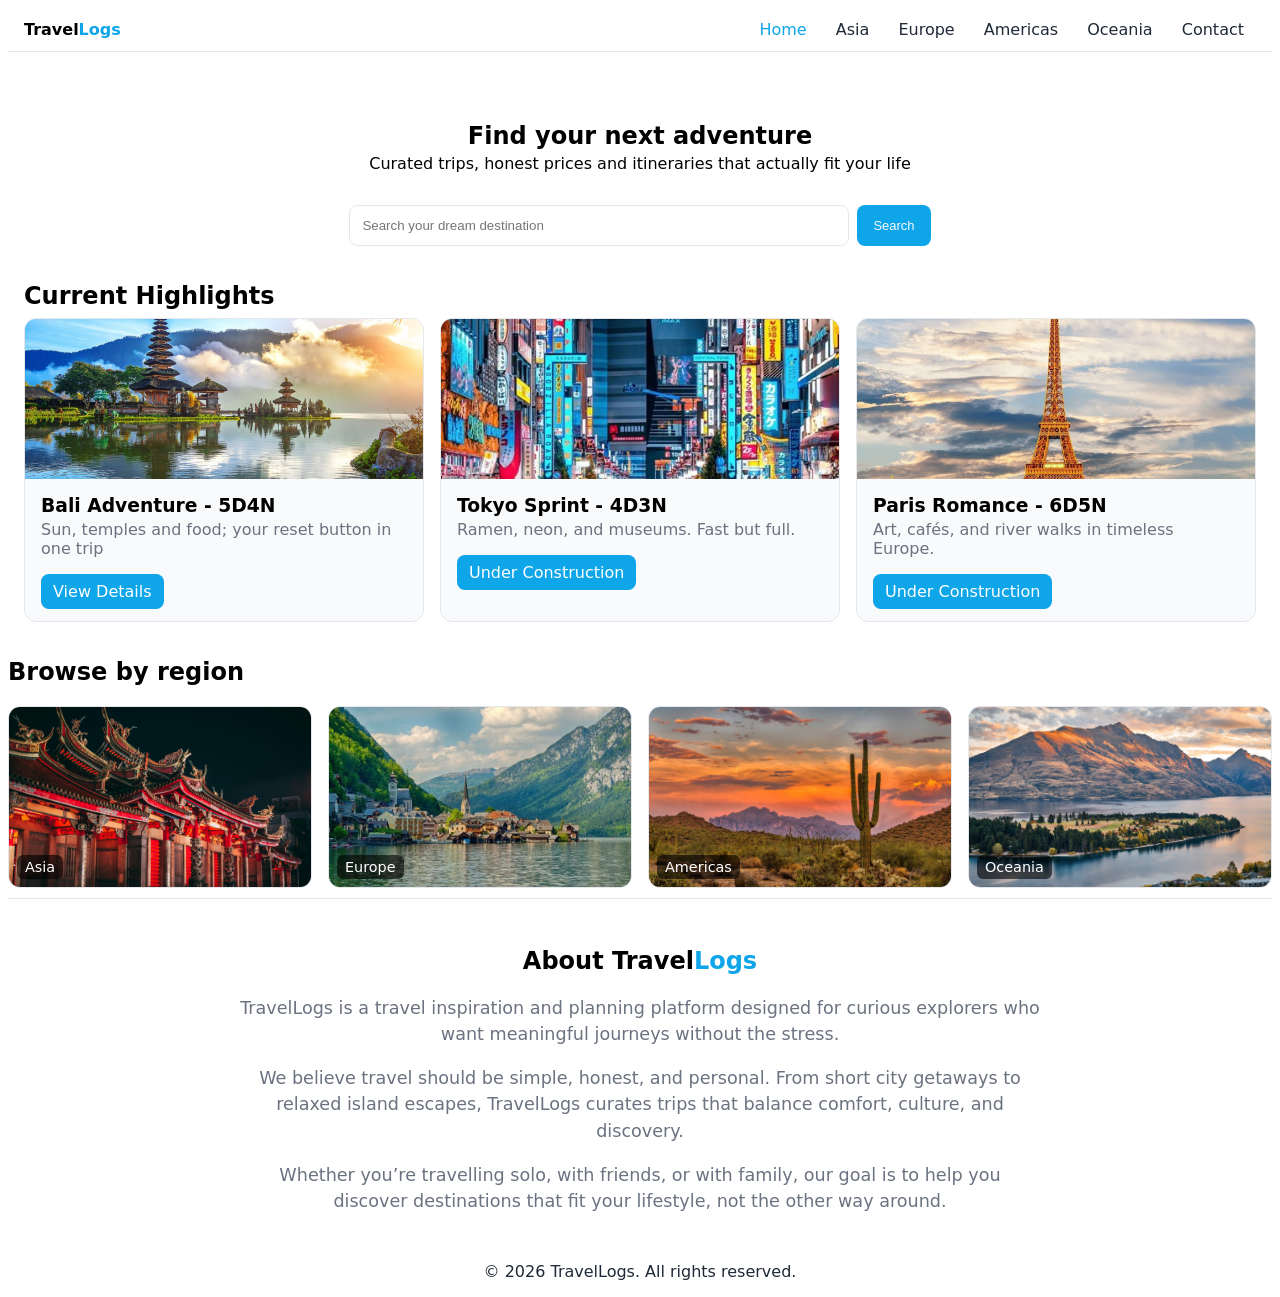
<file: index.html>
<!--Images sourced from google
Bali: https://share.google/7sDaRofQbTcDvUB0f
Tokyo: https://share.google/images/oWzTKse5boatBxe5Z
Paris: https://share.google/images/3pT6cyTwQ7qlGIFRY
Asia: https://share.google/images/duz5uiwWnOTy3YukC
Europe: https://share.google/images/ib0ZPGh8HkMdXy4i7
Americas: https://share.google/images/sVguTf4tgbwmRS70z
Oceania: https://share.google/images/x54vyZ4elfkLX1R2d -->

<!DOCTYPE html>
<html>
  <head>
    <meta charset="UTF-8">
    <meta name="viewport" content="width=device-width, initial-scale=1">
    <title>Travel Website</title>
    <link rel="stylesheet" href="css/style.css">
  </head>
  <body>

    <header>
      <div><strong>Travel<span style="color: #0ea5e9;">Logs</span></strong></div>
      <nav>
        <a href="index.html" class="active">Home</a>
        <a href="html/asia.html">Asia</a>
        <a href="html/under-construction.html">Europe</a>
        <a href="html/under-construction.html">Americas</a>
        <a href="html/under-construction.html">Oceania</a>
        <a href="html/contact.html">Contact</a>
      </nav>
    </header>

    <section id="hero">
      <div>
        <h1>Find your next adventure</h1>
        <p>Curated trips, honest prices and itineraries that actually fit your life</p>
        <div>
          <form action="html/under-construction.html" method="get">
          <input id="search" type="text" placeholder="Search your dream destination" />
          <button type="submit">Search</button>
        </form>
        </div>
      </div>
    </section>

    <section id="promos">
      <h2>Current Highlights</h2>
      <div>
        <article class="card">
          <img src="images/bali.jpg" alt="The Best of Bali">
          <div class="card-body">
            <h3>Bali Adventure - 5D4N</h3>
            <p>Sun, temples and food; your reset button in one trip</p>
            <a class="card-button" href="html/bali.html">View Details</a>
          </div>
        </article>
        <article class="card">
          <img src="images/tokyo.jpg" alt="The Best of Tokyo">
          <div class="card-body">
            <h3>Tokyo Sprint - 4D3N</h3>
            <p>Ramen, neon, and museums. Fast but full.</p>
            <a class="card-button" href="html/under-construction.html">Under Construction</a>
          </div>
        </article>
        <article class="card">
          <img src="images/paris.jpg" alt="The Best of Paris">
          <div class="card-body">
            <h3>Paris Romance - 6D5N</h3>
            <p>Art, cafés, and river walks in timeless Europe.</p>
            <a class="card-button" href="html/under-construction.html">Under Construction</a>
          </div>
        </article>        
      </div>
    </section>

    <section id="categories">
    <h2>Browse by region</h2>
    <div>
      <a href="html/asia.html">
        <img src="images/asia.jpg" alt="Asia collage" >
        <span>Asia</span> <!--Overlay label on the image-->
      </a>
      <a href="html/under-construction.html">
        <img src="images/europe.jpg" alt="Europe collage" >
        <span>Europe</span>
      </a>
      <a href="html/under-construction.html">
        <img src="images/americas.jpg" alt="Americas collage" >
        <span>Americas</span>
      </a>
      <a href="html/under-construction.html">
        <img src="images/oceania.jpg" alt="Oceania collage" >
        <span>Oceania</span>
      </a>
    </div>
  </section>

  <section id="about">
    <h2>About Travel<span style="color: #0ea5e9;">Logs</span></h2>
    <p>
    TravelLogs is a travel inspiration and planning platform designed for
    curious explorers who want meaningful journeys without the stress.
    </p>

    <p>
    We believe travel should be simple, honest, and personal. From short city
    getaways to relaxed island escapes, TravelLogs curates trips that balance
    comfort, culture, and discovery.
    </p>

    <p>
    Whether you’re travelling solo, with friends, or with family, our goal is
    to help you discover destinations that fit your lifestyle, not the other
    way around.
    </p>
  </section>

  <footer>
    <p>&copy; 2026 TravelLogs. All rights reserved.</p>
  </footer>
  </body>
</html>
</file>
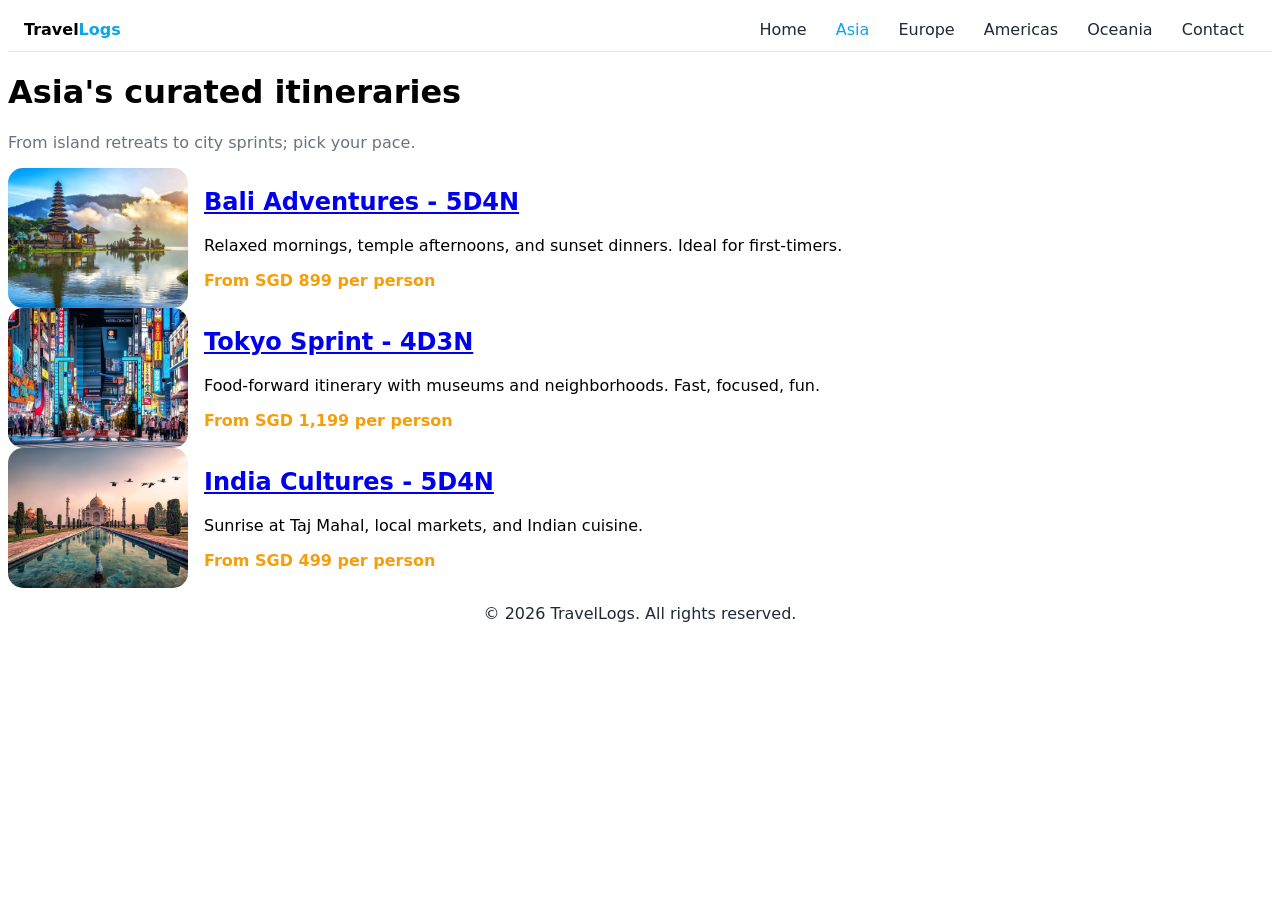
<file: html/asia.html>
<!--Images sourced from google
Bali: https://share.google/7sDaRofQbTcDvUB0f
Tokyo: https://share.google/images/oWzTKse5boatBxe5Z 
India: https://share.google/images/COGAXPNRhYt1SIwFv-->

<!DOCTYPE html>
<html>
  <head>
    <meta charset="UTF-8">
    <meta name="viewport" content="width=device-width, initial-scale=1">
    <title>Travel Website</title>
    <link rel="stylesheet" href="../css/style.css">
  </head>
  <body>

    <header>
      <div><strong>Travel<span style="color: #0ea5e9;">Logs</span></strong></div>
      <nav>
        <a href="../index.html">Home</a>
        <a href="asia.html" class="active">Asia</a>
        <a href="under-construction.html">Europe</a>
        <a href="under-construction.html">Americas</a>
        <a href="under-construction.html">Oceania</a>
        <a href="contact.html">Contact</a>
      </nav>
    </header>

    <main id="asiaMain">
      <h1>Asia's curated itineraries</h1>
      <p>From island retreats to city sprints; pick your pace.</p>
      <div>
        <article>
          <img src="../images/bali.jpg" alt="Bali">
          <div>
            <h2><a href="bali.html">Bali Adventures - 5D4N</a></h2>
            <p>Relaxed mornings, temple afternoons, and sunset dinners. Ideal for first-timers.</p>
            <p class="yellow">From SGD 899 per person</p>
          </div>
        </article>

        <article>
          <img src="../images/tokyo.jpg" alt="Tokyo">
          <div>
            <h2><a href="under-construction.html">Tokyo Sprint - 4D3N</a></h2>
            <p>Food-forward itinerary with museums and neighborhoods. Fast, focused, fun.</p>
            <p class="yellow">From SGD 1,199 per person</p>
          </div>
        </article>

        <article>
          <img src="../images/india.jpg" alt="India">
          <div>
            <h2><a href="under-construction.html">India Cultures - 5D4N</a></h2>
            <p>Sunrise at Taj Mahal, local markets, and Indian cuisine.</p>
            <p class="yellow">From SGD 499 per person</p>
          </div>
        </article>
      </div>
    </main>

  <footer>
    <p>&copy; 2026 TravelLogs. All rights reserved.</p>
  </footer>
</body>
</html>
</file>
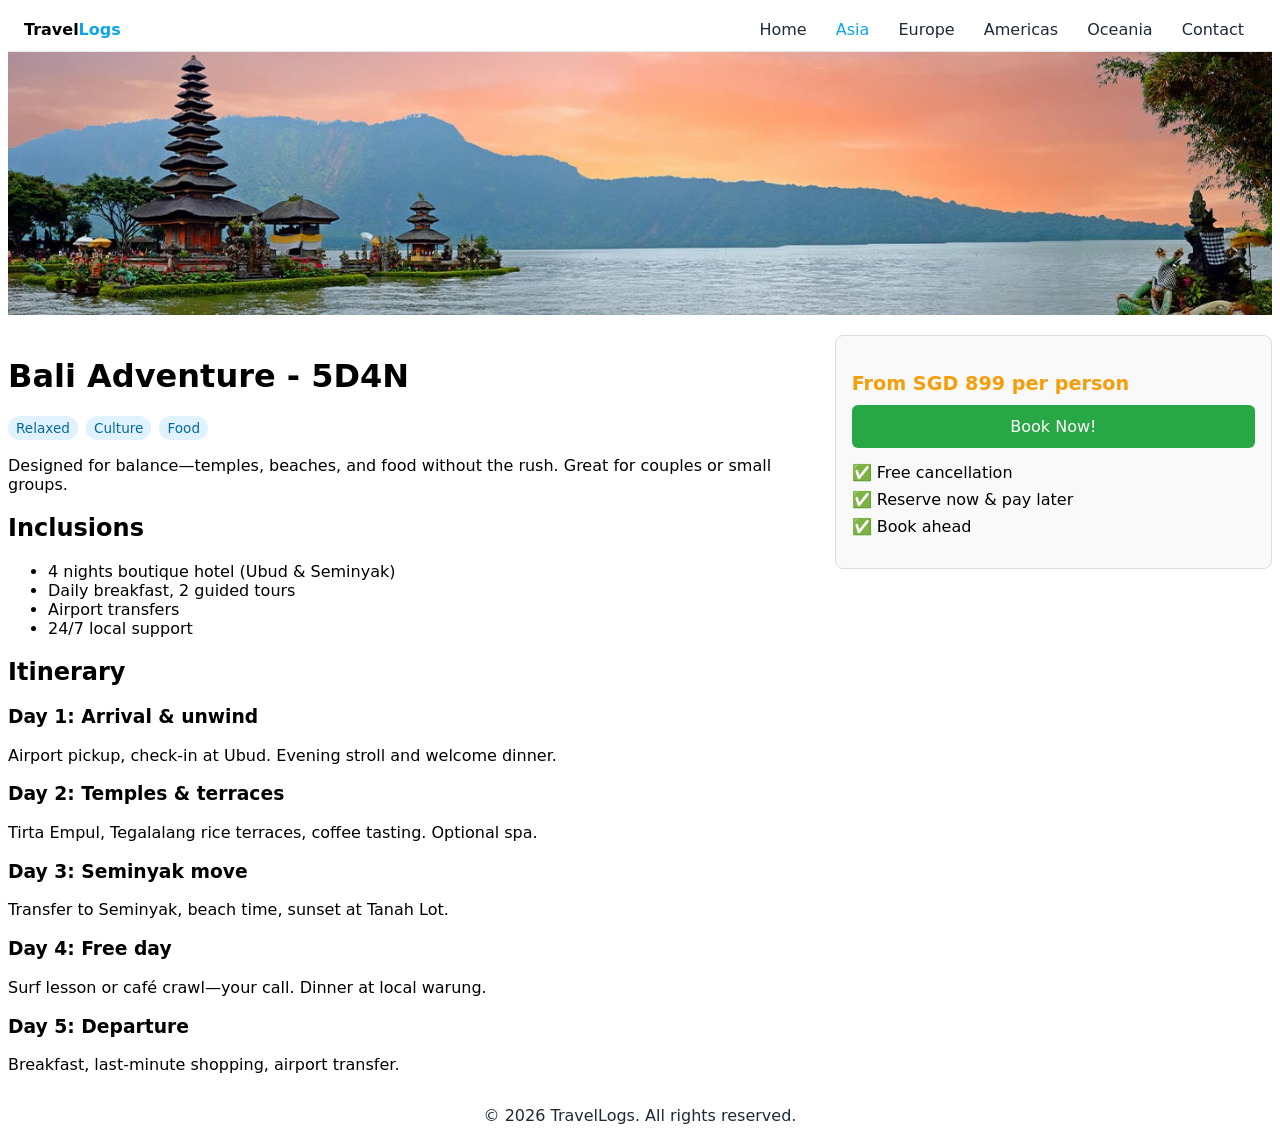
<file: html/bali.html>
<!--Images sourced from Google
Bali-Header: https://share.google/images/MHOiJUwTuijCgGOtU-->

<!DOCTYPE html>
<html>
  <head>
    <meta charset="UTF-8">
    <meta name="viewport" content="width=device-width, initial-scale=1">
    <title>Travel Website</title>
    <link rel="stylesheet" href="../css/style.css">
  </head>
  <body>

    <header>
      <div><strong>Travel<span style="color: #0ea5e9;">Logs</span></strong></div>
      <nav>
        <a href="../index.html">Home</a>
        <a href="asia.html" class="active">Asia</a>
        <a href="under-construction.html">Europe</a>
        <a href="under-construction.html">Americas</a>
        <a href="under-construction.html">Oceania</a>
        <a href="contact.html">Contact</a>
      </nav>
    </header>

    <main id="mainBali">
    <img src="../images/bali-header.jpg" alt="bali header">

  <!-- Flex container -->
    <div class="content-wrapper">
    <!-- Left column -->
      <div class="main-content">
        <h1>Bali Adventure - 5D4N</h1>
      <!-- <p class="yellow">From SGD 899 per person</p> -->
        <ul class="tags">
          <li>Relaxed</li>
          <li>Culture</li>
          <li>Food</li>
        </ul>
        <p>Designed for balance—temples, beaches, and food without the rush. Great for couples or small groups.</p>

        <h2>Inclusions</h2>
        <ul>
          <li>4 nights boutique hotel (Ubud & Seminyak)</li>
          <li>Daily breakfast, 2 guided tours</li>
          <li>Airport transfers</li>
          <li>24/7 local support</li>
        </ul>

        <h2>Itinerary</h2>
        <div>
          <section>
            <h3>Day 1: Arrival & unwind</h3>
            <p>Airport pickup, check-in at Ubud. Evening stroll and welcome dinner.</p>
          </section>
          <section>
            <h3>Day 2: Temples & terraces</h3>
            <p>Tirta Empul, Tegalalang rice terraces, coffee tasting. Optional spa.</p>
          </section>
          <section>
            <h3>Day 3: Seminyak move</h3>
            <p>Transfer to Seminyak, beach time, sunset at Tanah Lot.</p>
          </section>
          <section>
            <h3>Day 4: Free day</h3>
            <p>Surf lesson or café crawl—your call. Dinner at local warung.</p>
          </section>
          <section>
            <h3>Day 5: Departure</h3>
            <p>Breakfast, last-minute shopping, airport transfer.</p>
          </section>
        </div>
      </div>

    <!-- Right column -->
        <aside> 
          <div> 
            <p>From SGD 899 per person</p>
            <a class="bali-button" href="under-construction.html">Book Now!</a>
            <ul> 
              <li>✅ Free cancellation</li> 
              <li>✅ Reserve now & pay later</li> 
              <li>✅ Book ahead</li> 
            </ul> 
          </div> 
        </aside>
      </div>
    </main>
    
    <footer>
      <p>&copy; 2026 TravelLogs. All rights reserved.</p>
    </footer>

  </body>
</html>
</file>
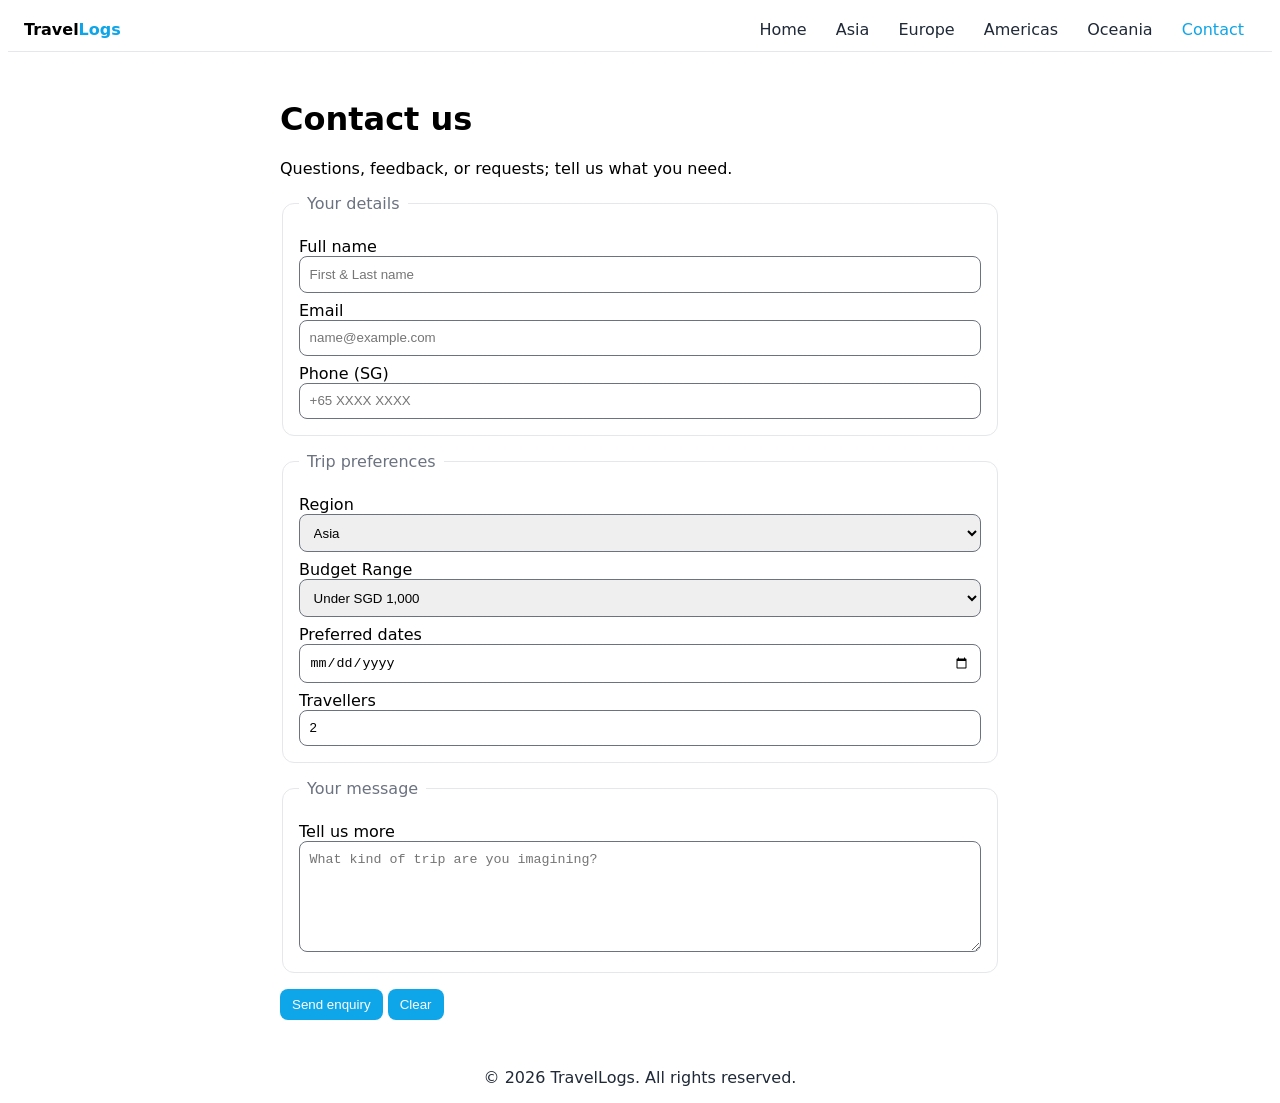
<file: html/contact.html>
<!DOCTYPE html>
<html>
  <head>
    <meta charset="UTF-8">
    <meta name="viewport" content="width=device-width, initial-scale=1">
    <title>Travel Website</title>
    <link rel="stylesheet" href="../css/style.css">
  </head>
  <body>

    <header>
      <div><strong>Travel<span style="color: #0ea5e9;">Logs</span></strong></div>
      <nav>
        <a href="../index.html">Home</a>
        <a href="asia.html">Asia</a>
        <a href="under-construction.html">Europe</a>
        <a href="under-construction.html">Americas</a>
        <a href="under-construction.html">Oceania</a>
        <a href="contact.html" class="active">Contact</a>
      </nav>
    </header>

  <main id="contactMain">
    <h1>Contact us</h1>
    <p>Questions, feedback, or requests; tell us what you need.</p>

    <form action="#" method="get">
      <fieldset>
        <legend>Your details</legend>

        <label for="name">Full name</label>
        <input id="name" name="name" type="text" placeholder="First & Last name" />

        <label for="email">Email</label>
        <input id="email" name="email" type="email" required placeholder="name@example.com" />

        <label for="phone">Phone (SG)</label>
        <input id="phone" name="phone" type="tel" placeholder="+65 XXXX XXXX" />
      </fieldset>

      <fieldset>
        <legend>Trip preferences</legend>

        <label for="region">Region</label>
        <select id="region" name="region" required>
          <option>Asia</option>
          <option>Europe</option>
          <option>Americas</option>
          <option>Oceania</option>
        </select>

        <label for="budget">Budget Range</label>
        <select id="budget" name="budget" required>
          <option>Under SGD 1,000</option>
          <option>SGD 1,000–2,000</option>
          <option>Over SGD 2,000</option>
        </select>

        <label for="dates">Preferred dates</label>
        <input id="dates" name="dates" type="date" />

        <label for="headcount">Travellers</label>
        <input id="headcount" name="headcount" type="number" min="1" max="12" value="2" />
      </fieldset>

      <fieldset>
        <legend>Your message</legend>
        <label for="message">Tell us more</label>
        <textarea id="message" name="message" rows="6" placeholder="What kind of trip are you imagining?"></textarea>
      </fieldset>

      <div>
        <button class = "card-button" type="submit">Send enquiry</button>
        <button class="card-button" type="reset">Clear</button>
      </div>
    </form>
  </main>

    <footer>
      <p>&copy; 2026 TravelLogs. All rights reserved.</p>
    </footer>
  </body>
</html>
</file>
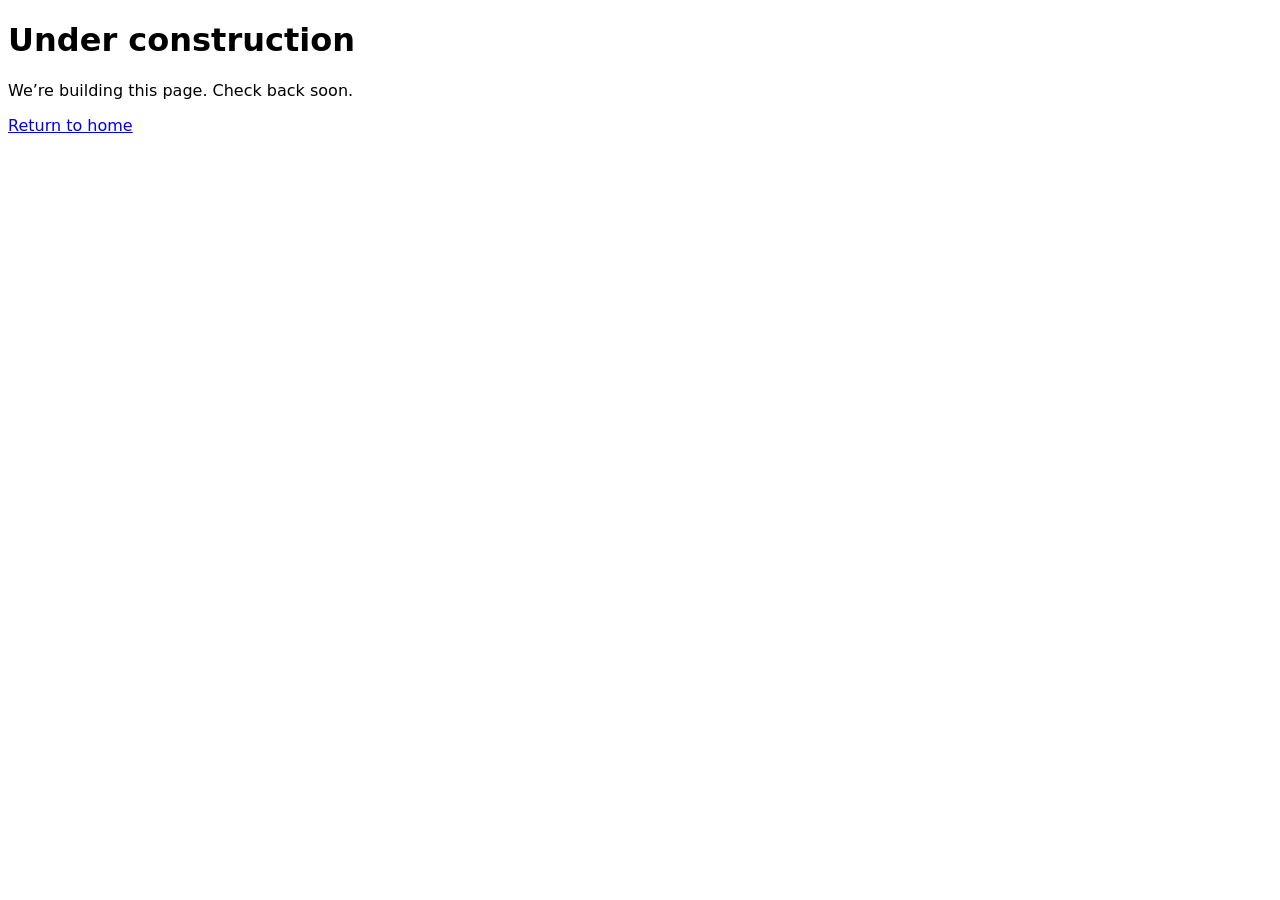
<file: html/under-construction.html>
<!--
  File: under-construction.html
  Purpose: Placeholder for non-implemented categories/products
-->

<!DOCTYPE html>
<html lang="en">
<head>
  <meta charset="UTF-8" />
  <meta name="viewport" content="width=device-width, initial-scale=1" />
  <title>Page under construction | Wanderly Travel</title>
  <link rel="stylesheet" href="../css/style.css" />
</head>
<body class="uc-body">
  <div class="uc">
    <h1>Under construction</h1>
    <p>We’re building this page. Check back soon.</p>
    <a class="btn" href="../index.html">Return to home</a>
  </div>
</body>
</html>
</file>
<file: css/style.css>
/* apply box-sizing to everything (*) so padding doesn’t break width calculations */
* {
  box-sizing: border-box;
}

/* default font for the whole page */
body {
  font-family: system-ui, -apple-system, Segoe UI, Roboto, Arial, sans-serif;
}

header {
  position: sticky; /* sticks to the top when scrolling */
  top: 0;
  border-bottom: 1px solid #e5e7eb;
  display: flex; /*flexbox puts logo on left, nav on right, makes elements inline*/
  justify-content: space-between;
  padding: 0.75rem 1rem;
  background-color: white;
}


nav a {
  text-decoration: none;
  color: #1f2937;
  padding: 0.5rem 0.75rem;
}


nav a:hover {
  background: #f9fafb;
  border-radius: 6px;
}

/* Highlight current page */
nav a.active {
  color: #0ea5e9;
  font-weight: 500;
}

section#hero {
  padding-top: 50px; 
}

section#hero h1 {
  margin-bottom: 0.25rem;
  text-align: center;
}

section#hero p {
  margin-top: 0;
  margin-bottom: 2rem;
  text-align: center;
}

section#hero form {
  display: flex;
  justify-content: center;
  gap: 0.5rem;
}

section#hero form input {
  padding: 0.75rem;
  border: 1px solid #e5e7eb;
  border-radius: 8px;
  width: 500px;
}
section#hero button {
  padding: 0.75rem 1rem;
  border: none;
  border-radius: 8px;
  background: #0ea5e9;
  font-size: small;
  color: #f9fafb;
  cursor: pointer;
}

section#hero button:hover {
  filter: brightness(0.95);
}

section#promos {
  padding: 1rem;
}

section#promos h2 {
  margin-bottom: 0.5rem;
}

/* Card layout */
section#promos > div {
  display: grid;
  grid-template-columns: repeat(3, 1fr);
  gap: 1rem;
}

/* Individual card */
.card {
  background: #f9fafb;
  border: 1px solid #e5e7eb;
  border-radius: 12px;

  overflow: hidden;
  display: flex;
  flex-direction: column;
}

.card img {
  width: 100%;
  height: 160px;
  object-fit: cover;
}

.card-body {
  padding: 0.75rem 1rem;
}

.card-body h3 {
  margin: 0.25rem 0;
}

.card-body p {
  color: #6b7280;
  margin-top: 0;
}

.card-button {
  display: inline-block;
  background: #0ea5e9;
  color: white;
  text-decoration: none;
  padding: 0.5rem 0.75rem;
  border-radius: 8px;
  border: none;  
  cursor: pointer;
}

.card-button:hover {
  filter: brightness(0.95);
}

.card-button-outline {
  background: transparent;
  color: #0ea5e9;
  border: 1px solid #0ea5e9;
}

section#categories > div {
  display: grid;
  grid-template-columns: repeat(4, 1fr);
  gap: 1rem;
  border-bottom: 1px solid #e5e7eb;
  padding-bottom: 10px;
}

section#categories a {
  position: relative;
  display: block;
  border: 1px solid #e5e7eb;
  border-radius: 12px;
  overflow: hidden;
}

section#categories img {
  width: 100%;
  height: 180px;     
  object-fit: cover;
  display: block;    /* removes small gaps under images */
}

/* Text tag overlay on image */
section#categories span {
  position: absolute;
  bottom: 8px;
  left: 8px;
  background: rgba(0, 0, 0, 0.6);
  color: white;
  padding: 0.25rem 0.5rem;
  border-radius: 6px;
  font-size: 0.9rem;
}

section#about {
  max-width: 800px;
  margin: 3rem auto;
  text-align: center;
}

section#about > p {
  font-size: 1.1rem;
  color: #6b7280;
  line-height: 1.5;
}

footer {
  text-align: center;
  color: #1f2937;
}

/*---------------------------------------------------- ASIA CSS STYLE -------------------------------------------------*/

main#asiaMain > p {
  color: #6b7280;
}

main#asiaMain article {
  display: grid;
  grid-template-columns: 180px 1fr;
  gap: 1rem;
}

main#asiaMain img {
  width: 100%;
  height: 140px;
  object-fit: cover;
  border-radius: 15px;
}

.yellow {
  color: #f59e0b;
  font-weight: 600;
}

/*----------------------------------------------BALI STYLE PAGE-------------------------------------------------------*/
.content-wrapper { 
  display: flex; 
  gap: 20px; 
  align-items: flex-start; 
  margin-top: 20px; 
} 

main#mainBali img { 
  max-width: 100%; /* never exceed screen width */ 
  height: auto; /* keep natural aspect ratio */ 
  display: block; /* removes inline spacing */ 
}

.main-content { 
  flex: 2; /* takes 2/3 of max width */ 
} 

main#mainBali aside { 
  flex: 1; /* takes 1/3 of max width */ 
  border: 1px solid #ddd;
  padding: 1rem; 
  background: #f9f9f9; 
  border-radius: 8px; 
}

main#mainBali aside p {
  font-size: 1.2em;
  font-weight: bold;
  margin-bottom: 10px;
  color: #f59e0b;
}

.bali-button {
  display: block;
  width: 100%;
  padding: 12px;
  background: #28a745;
  color: white;
  border: none;
  border-radius: 6px;
  font-size: 1em;
  text-align: center;
}

.bali-button:hover {
  cursor: pointer;
  filter: brightness(0.9);
}

main#mainBali aside ul {
  margin-top: 15px;
  list-style: none;
  padding: 0;
}

main#mainBali aside ul li {
  margin-bottom: 8px;
}

main#mainBali aside a {
  text-decoration: none;
}

.tags { 
  list-style: none; 
  padding: 0; 
  display: flex; 
  gap: 0.5rem; } 

.tags li { 
  background: #e0f2fe; 
  color: #0369a1; 
  padding: 0.25rem 0.5rem; 
  border-radius: 999px; 
  font-size: 0.85rem; }

  /*------------------------------------------FORM STYLE -------------------------------------------------------------*/

#contactMain {
  max-width: 720px;
  margin: 3rem auto;
}

fieldset {
  border: 1px solid #e5e7eb;
  border-radius: 12px;
  padding: 1rem;
  margin-bottom: 1rem;
}

legend {
  padding: 0 0.5rem;
  color: #6b7280;
}

label {
  display: block;
  margin-top: 0.5rem;
}

input,
select,
textarea {
  width: 100%;
  padding: 0.6rem;

  border: 1px solid #6b7280;
  border-radius: 8px;
}
</file>
